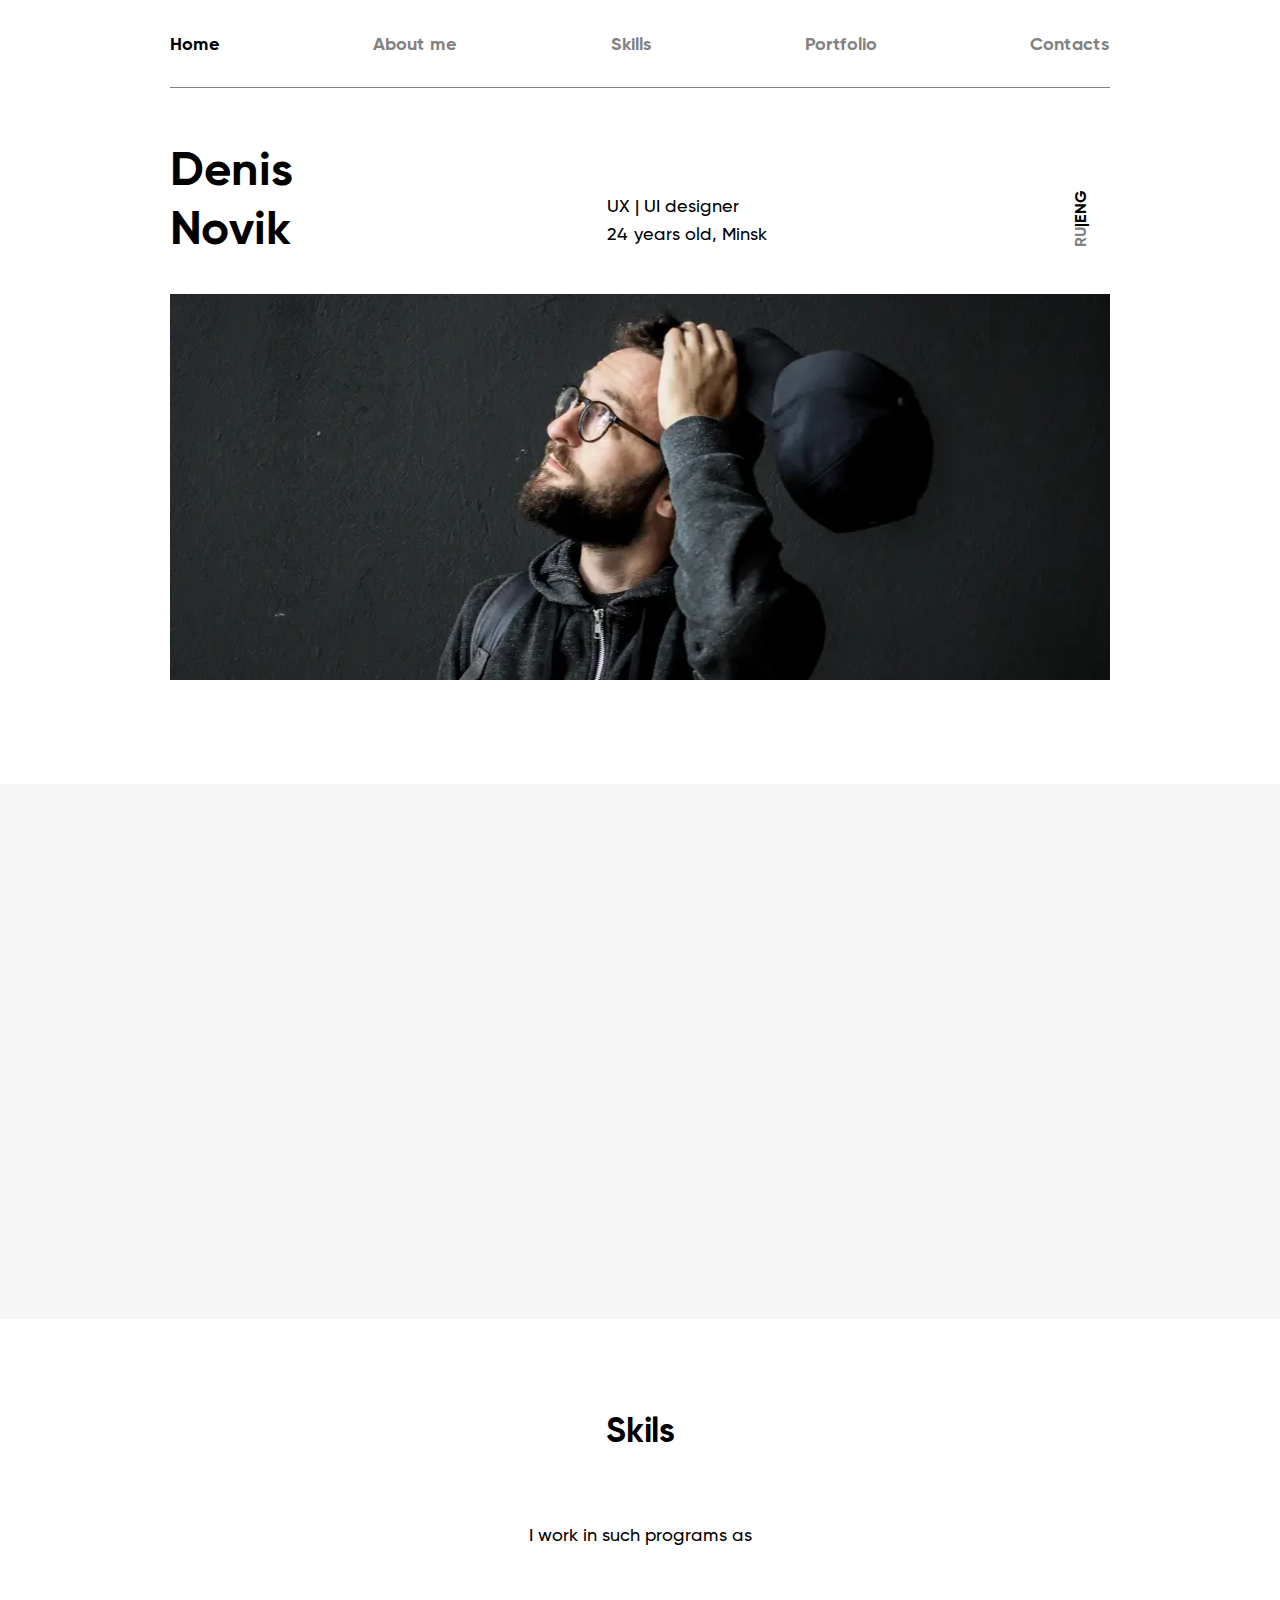
<file: com.html>
<!DOCTYPE html>
<html lang="en">

<head>
	<meta charset="UTF-8">
	<meta http-equiv="X-UA-Compatible" content="IE=edge">
	<meta name="viewport" content="width=device-width,initial-scale=1">
	<link rel="stylesheet" href="css/style.min.css?_v=20220621043401">
	<link rel="icon" href="favicon.ico">
	<title>Denis Novik</title>
</head>

<body data-scroll-points="section">
	<div class="wrapper">
		<header class="header">
			<div class="header__container">
				<nav class="header__menu menu">
					<ul class="menu__list burgrer__list">
						<li class="menu__item burgrer__item"><a data-goto=".hero" href="#" class="menu__link _active">Home</a></li>
						<li class="menu__item burgrer__item"><a data-goto=".about" href="#" class="menu__link">About me</a></li>
						<li class="menu__item burgrer__item"><a data-goto=".skills" href="#" class="menu__link">Skills</a></li>
						<li class="menu__item burgrer__item"><a data-goto=".portfolio" href="#" class="menu__link">Portfolio</a></li>
						<li class="menu__item burgrer__item"><a data-goto=".footer" href="#" class="menu__link">Contacts</a></li>
					</ul>
				</nav><button class="burgrer__icon" aria-label="open navigation"><span></span></button>
			</div>
		</header>
		<main>
			<section class="hero section">
				<div class="hero__container">
					<div class="hero__header anim-items">
						<h1 class="title hero__title">Denis<br>Novik</h1>
						<p class="hero__sub-title">UX | UI designer<br>24 years old, Minsk</p><a data-da=".menu,500,last" href="https://andrykondratiev.github.io/-Denis-Novik/ru" class="language-btn"><span class="language-btn__ru">RU</span>|<span class="language-btn__eng _active">ENG</span></a>
					</div>
					<div class="hero__wrapper-img anim-items">
						<picture rel="preload">
							<source media="(max-width: 450px)" srcset="img/hero__low.webp">
							<source media="(max-width: 450px)" srcset="img/hero__low.png">
							<source media="(min-width: 450px)" srcset="img/hero__high.webp">
							<source media="(min-width: 450px)" srcset="img/hero__low.png"><img class="hero__img" src="img/hero.png" alt="Denis Novik">
						</picture>
					</div>
				</div>
			</section>
			<section class="about evenSection section">
				<div class="about__container">
					<div class="content">
						<h2 class="title about__title anim-items">About me</h2>
						<p class="about__text anim-items">Hi, I'm Denis – UX/UI designer from Minsk. I'm interested in design and everything connected with it.</p>
						<p class="about__text anim-items">I'm studying at courses "Web and mobile design interfaces" in IT-Academy.</p>
						<p class="about__text anim-items">Ready to implement excellent projects with wonderful people.</p>
					</div>
				</div>
			</section>
			<section class="skills section">
				<div class="skills__container">
					<h2 class="title skills__title">Skils</h2>
					<p class="subtitle skills__subtitle">I work in such programs as</p>
					<ul class="skills__list">
						<li class="skill__item"><img src="img/icons.svg#Ps" class="svg-Ps-dims skill__item-icon anim-items" alt="Photo Shop">
							<h3 class="skill__item-title anim-items">Adobe Photoshop</h3>
							<div class="skill__item-rating anim-items"><svg width="20" height="20" viewBox="0 0 20 20" fill="none" class="skill__star _active">
									<use xlink:href="img/icons.svg#Star" />
								</svg> <svg width="20" height="20" viewBox="0 0 20 20" fill="none" class="skill__star _active">
									<use xlink:href="img/icons.svg#Star" />
								</svg> <svg width="20" height="20" viewBox="0 0 20 20" fill="none" class="skill__star _active">
									<use xlink:href="img/icons.svg#Star" />
								</svg> <svg width="20" height="20" viewBox="0 0 20 20" fill="none" class="skill__star _active">
									<use xlink:href="img/icons.svg#Star" />
								</svg> <svg width="20" height="20" viewBox="0 0 20 20" fill="#000" class="skill__star">
									<use xlink:href="img/icons.svg#Star" />
								</svg></div>
						</li>
						<li class="skill__item"><img src="img/icons.svg#AI" class="svg-AI-dims skill__item-icon anim-items" alt="Adobe Illustrator">
							<h3 class="skill__item-title anim-items">Adobe Illustrator</h3>
							<div class="skill__item-rating anim-items"><svg width="20" height="20" viewBox="0 0 20 20" fill="none" class="skill__star _active">
									<use xlink:href="img/icons.svg#Star" />
								</svg> <svg width="20" height="20" viewBox="0 0 20 20" fill="none" class="skill__star _active">
									<use xlink:href="img/icons.svg#Star" />
								</svg> <svg width="20" height="20" viewBox="0 0 20 20" fill="none" class="skill__star _active">
									<use xlink:href="img/icons.svg#Star" />
								</svg> <svg width="20" height="20" viewBox="0 0 20 20" fill="none" class="skill__star">
									<use xlink:href="img/icons.svg#Star" />
								</svg> <svg width="20" height="20" viewBox="0 0 20 20" fill="none" class="skill__star">
									<use xlink:href="img/icons.svg#Star" />
								</svg></div>
						</li>
						<li class="skill__item"><img src="img/icons.svg#Ae" class="svg-Ae-dims skill__item-icon anim-items" alt="Adobe After Effects">
							<h3 class="skill__item-title anim-items">Adobe After Effects</h3>
							<div class="skill__item-rating anim-items"><svg width="20" height="20" viewBox="0 0 20 20" fill="none" class="skill__star _active">
									<use xlink:href="img/icons.svg#Star" />
								</svg> <svg width="20" height="20" viewBox="0 0 20 20" fill="none" class="skill__star _active">
									<use xlink:href="img/icons.svg#Star" />
								</svg> <svg width="20" height="20" viewBox="0 0 20 20" fill="none" class="skill__star _active">
									<use xlink:href="img/icons.svg#Star" />
								</svg> <svg width="20" height="20" viewBox="0 0 20 20" fill="none" class="skill__star">
									<use xlink:href="img/icons.svg#Star" />
								</svg> <svg width="20" height="20" viewBox="0 0 20 20" fill="none" class="skill__star">
									<use xlink:href="img/icons.svg#Star" />
								</svg></div>
						</li>
						<li class="skill__item"><img src="img/icons.svg#Figma" class="skill__item-icon svg-Figma-dims anim-items" alt="Figma">
							<h3 class="skill__item-title anim-items">Figma</h3>
							<div class="skill__item-rating anim-items"><svg width="20" height="20" viewBox="0 0 20 20" fill="none" class="skill__star _active">
									<use xlink:href="img/icons.svg#Star" />
								</svg> <svg width="20" height="20" viewBox="0 0 20 20" fill="none" class="skill__star _active">
									<use xlink:href="img/icons.svg#Star" />
								</svg> <svg width="20" height="20" viewBox="0 0 20 20" fill="none" class="skill__star _active">
									<use xlink:href="img/icons.svg#Star" />
								</svg> <svg width="20" height="20" viewBox="0 0 20 20" fill="none" class="skill__star _active">
									<use xlink:href="img/icons.svg#Star" />
								</svg> <svg width="20" height="20" viewBox="0 0 20 20" fill="none" class="skill__star">
									<use xlink:href="img/icons.svg#Star" />
								</svg></div>
						</li>
					</ul>
				</div>
			</section>
			<section class="portfolio evenSection section">
				<div class="portfolio__container">
					<h2 class="portfolio__title title anim-items">Portfolio</h2>
					<ul class="portfolio__list">
						<li class="portfolio__item anim-items">
							<picture>
								<source srcset="img/portfolio1.webp" type="image/webp"><img src="img/portfolio1.png" alt="Online fashion store - Homepage" class="portfolio__item-demo">
							</picture><a href="#" class="portfolio__item-link">Online fashion store - Homepage</a>
						</li>
						<li class="portfolio__item anim-items">
							<picture>
								<source srcset="img/portfolio2.webp" type="image/webp"><img src="img/portfolio2.png" alt="Reebok Store - Concept" class="portfolio__item-demo">
							</picture><a href="#" class="portfolio__item-link">Reebok Store - Concept</a>
						</li>
						<li class="portfolio__item anim-items">
							<picture>
								<source srcset="img/portfolio3.webp" type="image/webp"><img src="img/portfolio3.png" alt="Braun Landing Page - Concept" class="portfolio__item-demo">
							</picture><a href="#" class="portfolio__item-link">Braun Landing Page - Concept</a>
						</li>
					</ul>
				</div>
			</section>
		</main>
		<footer class="footer section">
			<div class="footer__container">
				<div class="footer__content">
					<h2 class="title footer__title anim-items">Contacts</h2>
					<p class="footer__subtitle anim-items">Want to know more or just chat? You are welcome!</p><button class="masege footer__btn btn anim-items">Send message</button>
					<ul class="footer__social-list anim-items">
						<li class="footer__social-item"><a href="#" class="footer__social-link"><img src="img/icons.svg#Li" class="svg-Li-dims footer__item-icon" alt="LinkedIn"></a></li>
						<li class="footer__social-item"><a href="#" class="footer__social-link"><img src="img/icons.svg#In" class="svg-In-dims footer__item-icon" alt="Instagram"></a></li>
						<li class="footer__social-item"><a href="#" class="footer__social-link"><img src="img/icons.svg#Be" class="svg-Be-dims footer__item-icon" alt="Behance"></a></li>
						<li class="footer__social-item"><a href="#" class="footer__social-link"><img src="img/icons.svg#Dr" class="svg-Dr-dims footer__item-icon" alt="Dribbble"></a></li>
					</ul>
					<p class="footer__copyright anim-items">Like me on LinkedIn, Instagram, Behance, Dribble</p>
				</div>
			</div>
		</footer>
	</div>
	<script src="js/app.min.js?_v=20220621043401"></script>
</body>

</html>
</file>
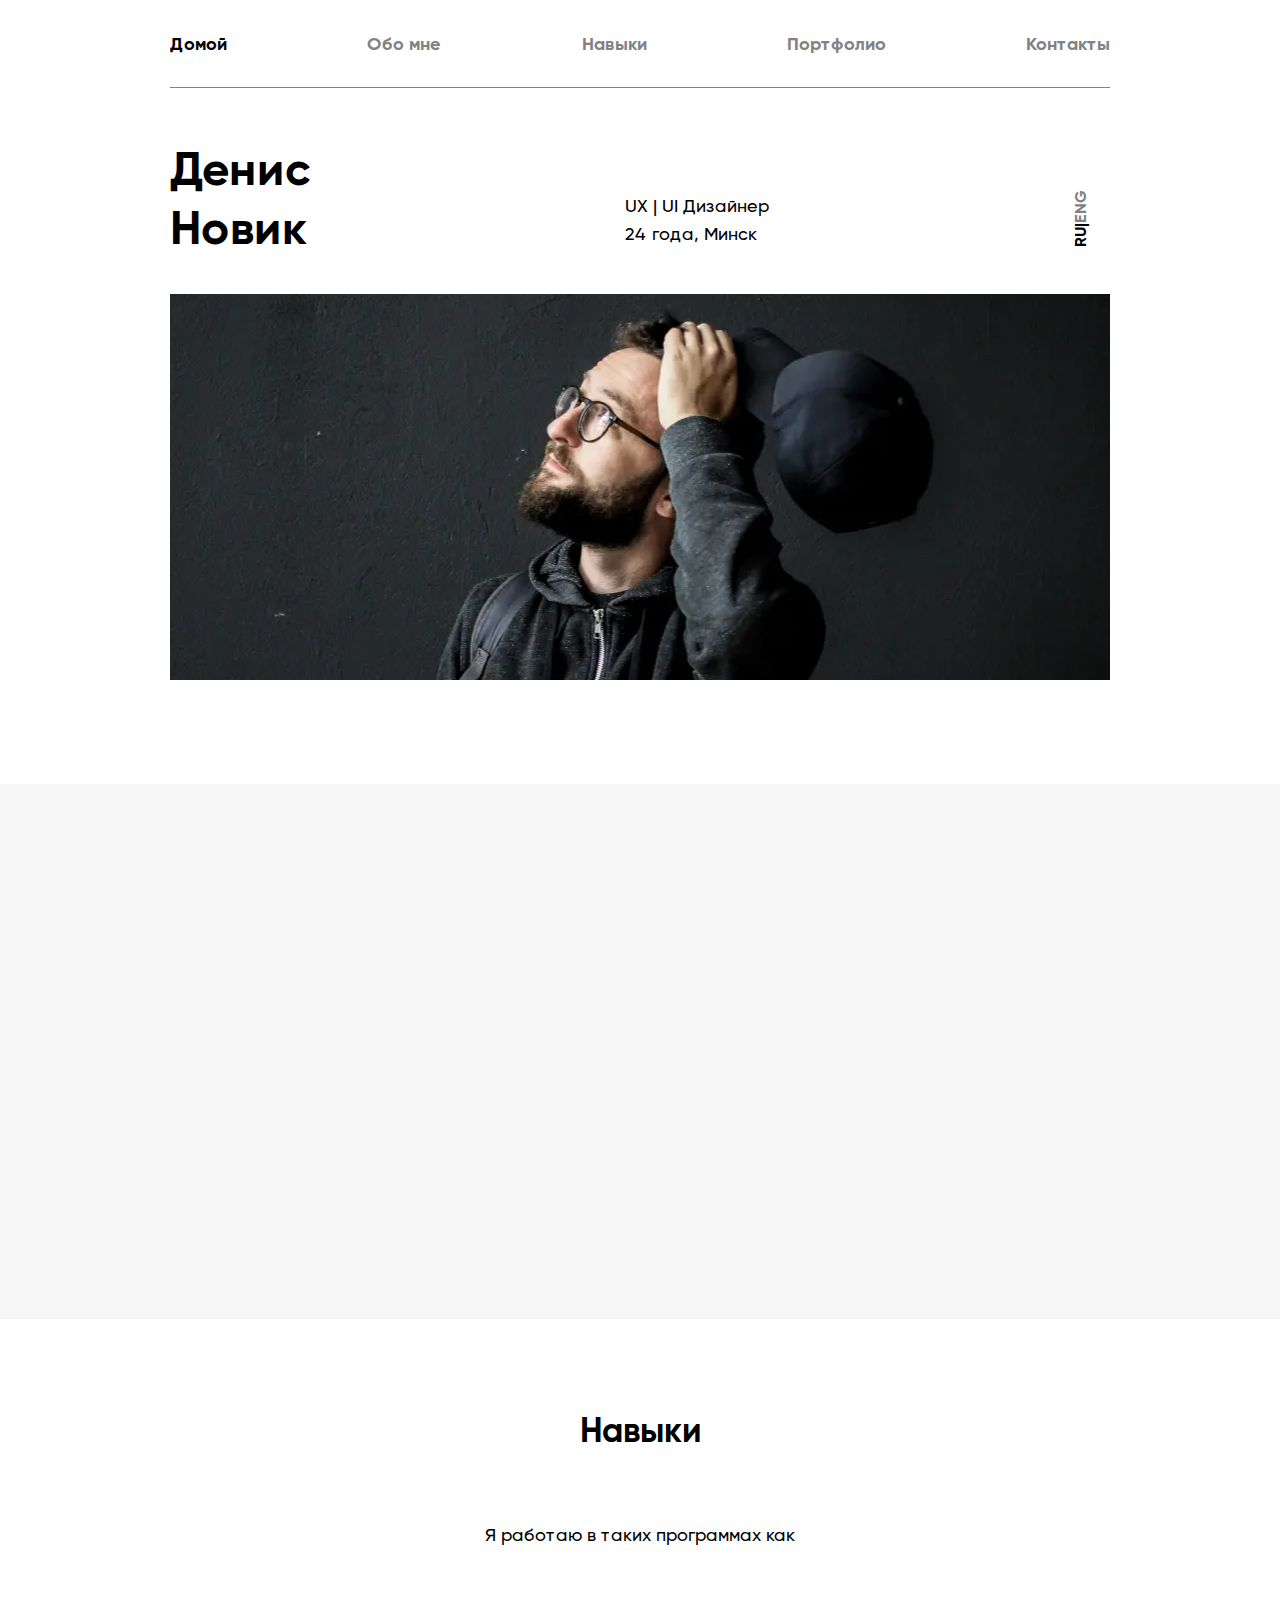
<file: ru.html>
<!DOCTYPE html>
<html lang="ru">

<head>
	<meta charset="UTF-8">
	<meta http-equiv="X-UA-Compatible" content="IE=edge">
	<meta name="viewport" content="width=device-width,initial-scale=1">
	<link rel="stylesheet" href="css/style.min.css?_v=20220621043401">
	<link rel="icon" href="favicon.ico">
	<title>Денис Новик</title>
</head>

<body data-scroll-points="section">
	<div class="wrapper">
		<header class="header">
			<div class="header__container">
				<nav class="header__menu menu">
					<ul class="menu__list burgrer__list">
						<li class="menu__item burgrer__item"><a data-goto=".hero" href="#" class="menu__link _active">Домой</a></li>
						<li class="menu__item burgrer__item"><a data-goto=".about" href="#" class="menu__link">Обо мне</a></li>
						<li class="menu__item burgrer__item"><a data-goto=".skills" href="#" class="menu__link">Навыки</a></li>
						<li class="menu__item burgrer__item"><a data-goto=".portfolio" href="#" class="menu__link">Портфолио</a></li>
						<li class="menu__item burgrer__item"><a data-goto=".footer" href="#" class="menu__link">Контакты</a></li>
					</ul>
				</nav><button class="burgrer__icon" aria-label="Открыть меню"><span></span></button>
			</div>
		</header>
		<main>
			<section class="hero section">
				<div class="hero__container">
					<div class="hero__header anim-items">
						<h1 class="title hero__title">Денис<br>Новик</h1>
						<p class="hero__sub-title">UX | UI Дизайнер<br>24 года, Минск</p><a data-da=".menu,500,last" href="https://andrykondratiev.github.io/-Denis-Novik/com" class="language-btn"><span class="language-btn__ru _active">RU</span>|<span class="language-btn__eng">ENG</span></a>
					</div>
					<div class="hero__wrapper-img anim-items">
						<picture rel="preload">
							<source media="(max-width: 450px)" srcset="img/hero__low.webp">
							<source media="(max-width: 450px)" srcset="img/hero__low.png">
							<source media="(min-width: 450px)" srcset="img/hero__high.webp">
							<source media="(min-width: 450px)" srcset="img/hero__low.png"><img class="hero__img" src="img/hero.png" alt="Денис Новик">
						</picture>
					</div>
				</div>
			</section>
			<section class="about evenSection section">
				<div class="about__container">
					<div class="content">
						<h2 class="title about__title anim-items">Обо мне</h2>
						<p class="about__text anim-items">Привет, я Денис – UX/UI дизайнер из Минска.Я интересуюсь дизайном и всем что с ним связанно.</p>
						<p class="about__text anim-items">Я учусь на курсах "Веб и мобильный дизайнер интерфейсов" в IT-Академии.</p>
						<p class="about__text anim-items">Готов реализовать превосходные проекты с замечательными людьми.</p>
					</div>
				</div>
			</section>
			<section class="skills section">
				<div class="skills__container">
					<h2 class="title skills__title">Навыки</h2>
					<p class="subtitle skills__subtitle">Я работаю в таких программах как</p>
					<ul class="skills__list">
						<li class="skill__item"><img src="img/icons.svg#Ps" class="svg-Ps-dims skill__item-icon anim-items" alt="Photo Shop">
							<h3 class="skill__item-title anim-items">Adobe Photoshop</h3>
							<div class="skill__item-rating anim-items"><svg width="20" height="20" viewBox="0 0 20 20" fill="none" class="skill__star _active">
									<use xlink:href="img/icons.svg#Star" />
								</svg> <svg width="20" height="20" viewBox="0 0 20 20" fill="none" class="skill__star _active">
									<use xlink:href="img/icons.svg#Star" />
								</svg> <svg width="20" height="20" viewBox="0 0 20 20" fill="none" class="skill__star _active">
									<use xlink:href="img/icons.svg#Star" />
								</svg> <svg width="20" height="20" viewBox="0 0 20 20" fill="none" class="skill__star _active">
									<use xlink:href="img/icons.svg#Star" />
								</svg> <svg width="20" height="20" viewBox="0 0 20 20" fill="#000" class="skill__star">
									<use xlink:href="img/icons.svg#Star" />
								</svg></div>
						</li>
						<li class="skill__item"><img src="img/icons.svg#AI" class="svg-AI-dims skill__item-icon anim-items" alt="Adobe Illustrator">
							<h3 class="skill__item-title anim-items">Adobe Illustrator</h3>
							<div class="skill__item-rating anim-items"><svg width="20" height="20" viewBox="0 0 20 20" fill="none" class="skill__star _active">
									<use xlink:href="img/icons.svg#Star" />
								</svg> <svg width="20" height="20" viewBox="0 0 20 20" fill="none" class="skill__star _active">
									<use xlink:href="img/icons.svg#Star" />
								</svg> <svg width="20" height="20" viewBox="0 0 20 20" fill="none" class="skill__star _active">
									<use xlink:href="img/icons.svg#Star" />
								</svg> <svg width="20" height="20" viewBox="0 0 20 20" fill="none" class="skill__star">
									<use xlink:href="img/icons.svg#Star" />
								</svg> <svg width="20" height="20" viewBox="0 0 20 20" fill="none" class="skill__star">
									<use xlink:href="img/icons.svg#Star" />
								</svg></div>
						</li>
						<li class="skill__item"><img src="img/icons.svg#Ae" class="svg-Ae-dims skill__item-icon anim-items" alt="Adobe After Effects">
							<h3 class="skill__item-title anim-items">Adobe After Effects</h3>
							<div class="skill__item-rating anim-items"><svg width="20" height="20" viewBox="0 0 20 20" fill="none" class="skill__star _active">
									<use xlink:href="img/icons.svg#Star" />
								</svg> <svg width="20" height="20" viewBox="0 0 20 20" fill="none" class="skill__star _active">
									<use xlink:href="img/icons.svg#Star" />
								</svg> <svg width="20" height="20" viewBox="0 0 20 20" fill="none" class="skill__star _active">
									<use xlink:href="img/icons.svg#Star" />
								</svg> <svg width="20" height="20" viewBox="0 0 20 20" fill="none" class="skill__star">
									<use xlink:href="img/icons.svg#Star" />
								</svg> <svg width="20" height="20" viewBox="0 0 20 20" fill="none" class="skill__star">
									<use xlink:href="img/icons.svg#Star" />
								</svg></div>
						</li>
						<li class="skill__item"><img src="img/icons.svg#Figma" class="skill__item-icon svg-Figma-dims anim-items" alt="Figma">
							<h3 class="skill__item-title anim-items">Figma</h3>
							<div class="skill__item-rating anim-items"><svg width="20" height="20" viewBox="0 0 20 20" fill="none" class="skill__star _active">
									<use xlink:href="img/icons.svg#Star" />
								</svg> <svg width="20" height="20" viewBox="0 0 20 20" fill="none" class="skill__star _active">
									<use xlink:href="img/icons.svg#Star" />
								</svg> <svg width="20" height="20" viewBox="0 0 20 20" fill="none" class="skill__star _active">
									<use xlink:href="img/icons.svg#Star" />
								</svg> <svg width="20" height="20" viewBox="0 0 20 20" fill="none" class="skill__star _active">
									<use xlink:href="img/icons.svg#Star" />
								</svg> <svg width="20" height="20" viewBox="0 0 20 20" fill="none" class="skill__star">
									<use xlink:href="img/icons.svg#Star" />
								</svg></div>
						</li>
					</ul>
				</div>
			</section>
			<section class="portfolio evenSection section">
				<div class="portfolio__container">
					<h2 class="portfolio__title title anim-items">Портфолио</h2>
					<ul class="portfolio__list">
						<li class="portfolio__item anim-items">
							<picture>
								<source srcset="img/portfolio1.webp" type="image/webp"><img src="img/portfolio1.png" alt="Интернет-магазин модной одежды - Домашняя страница" class="portfolio__item-demo">
							</picture><a href="#" class="portfolio__item-link">Интернет-магазин модной одежды - Домашняя страница</a>
						</li>
						<li class="portfolio__item anim-items">
							<picture>
								<source srcset="img/portfolio2.webp" type="image/webp"><img src="img/portfolio2.png" alt="Магазин Reebok - Концепция" class="portfolio__item-demo">
							</picture><a href="#" class="portfolio__item-link">Магазин Reebok - Концепция</a>
						</li>
						<li class="portfolio__item anim-items">
							<picture>
								<source srcset="img/portfolio3.webp" type="image/webp"><img src="img/portfolio3.png" alt="Целевая страница Braun - Концепция" class="portfolio__item-demo">
							</picture><a href="#" class="portfolio__item-link">Целевая страница Braun - Концепция</a>
						</li>
					</ul>
				</div>
			</section>
		</main>
		<footer class="footer section">
			<div class="footer__container">
				<div class="footer__content">
					<h2 class="title footer__title anim-items">Контакты</h2>
					<p class="footer__subtitle anim-items">Хотите узнать больше или просто поболтать? Добро пожаловать!</p><button class="masege footer__btn btn anim-items">Отправить сообщение</button>
					<ul class="footer__social-list anim-items">
						<li class="footer__social-item"><a href="#" class="footer__social-link"><img src="img/icons.svg#Li" class="svg-Li-dims footer__item-icon" alt="LinkedIn"></a></li>
						<li class="footer__social-item"><a href="#" class="footer__social-link"><img src="img/icons.svg#In" class="svg-In-dims footer__item-icon" alt="Instagram"></a></li>
						<li class="footer__social-item"><a href="#" class="footer__social-link"><img src="img/icons.svg#Be" class="svg-Be-dims footer__item-icon" alt="Behance"></a></li>
						<li class="footer__social-item"><a href="#" class="footer__social-link"><img src="img/icons.svg#Dr" class="svg-Dr-dims footer__item-icon" alt="Dribbble"></a></li>
					</ul>
					<p class="footer__copyright anim-items">Я на LinkedIn, Instagram, Behance, Dribble</p>
				</div>
			</div>
		</footer>
	</div>
	<script src="js/app.min.js?_v=20220621043401"></script>
</body>

</html>
</file>
<file: css/style.min.css>
@charset "UTF-8";@font-face{font-family:gilroy;font-display:swap;src:url(../fonts/gilroy-bold.woff2) format("woff2"),url(../fonts/gilroy-bold.woff) format("woff");font-weight:700;font-style:bold}@font-face{font-family:gilroy;font-display:swap;src:url(../fonts/gilroy-medium.woff2) format("woff2"),url(../fonts/gilroy-medium.woff) format("woff");font-weight:500;font-style:normal}*{padding:0;margin:0;border:0}*,:after,:before{-webkit-box-sizing:border-box;box-sizing:border-box}:active,:focus{outline:0}a:active,a:focus{outline:0}aside,footer,header,nav{display:block}body,html{height:100%;width:100%;font-size:100%;line-height:1;font-size:14px;-ms-text-size-adjust:100%;-moz-text-size-adjust:100%;-webkit-text-size-adjust:100%}button,input,textarea{font-family:inherit}input::-ms-clear{display:none}button{cursor:pointer}button::-moz-focus-inner{padding:0;border:0}a,a:visited{text-decoration:none}a:hover{text-decoration:none}ul li{list-style:none}img{vertical-align:top}h1,h2,h3,h4,h5,h6{font-size:inherit;font-weight:400}body{color:#000;font-family:gilroy;font-style:normal;font-weight:400;font-size:18px;line-height:28px}body.lock{overflow:hidden}.wrapper{display:-webkit-box;display:-ms-flexbox;display:flex;-webkit-box-orient:vertical;-webkit-box-direction:normal;-ms-flex-direction:column;flex-direction:column;overflow:hidden;min-height:100%;min-width:0}.wrapper main{-ms-flex-negative:0;flex-shrink:0}body._lock{overflow:hidden}[class*=__container]{max-width:940px;margin:0 auto}@-webkit-keyframes headerInit{0%{-webkit-transform:translateY(-100%);transform:translateY(-100%);opacity:0}100%{-webkit-transform:translateY(0);transform:translateY(0);opacity:1}}@keyframes headerInit{0%{-webkit-transform:translateY(-100%);transform:translateY(-100%);opacity:0}100%{-webkit-transform:translateY(0);transform:translateY(0);opacity:1}}.header{z-index:100;-webkit-animation:headerInit alternate .4s linear 1;animation:headerInit alternate .4s linear 1}.header .menu__list{display:-webkit-box;display:-ms-flexbox;display:flex}.header .menu__item .menu__link._active{color:#000}.header .menu__link{color:#828282;font-weight:700;font-size:34px;line-height:42px;-webkit-transition:color .8s ease-out,outline .8s ease-out;-o-transition:color .8s ease-out,outline .8s ease-out;transition:color .8s ease-out,outline .8s ease-out}.header__container .burgrer__icon{z-index:100;position:absolute;top:68px;right:30px;display:block;width:33px;height:19px;-webkit-box-sizing:content-box;box-sizing:content-box;border:5px solid transparent;font:inherit;color:inherit;cursor:pointer;background-color:transparent}.header__container .burgrer__icon span,.header__container .burgrer__icon::after,.header__container .burgrer__icon::before{content:"";position:absolute;left:0;width:33px;height:4px;background-color:#000;-webkit-transform-origin:center center;-ms-transform-origin:center center;transform-origin:center center;-webkit-transition:opacity .2s cubic-bezier(.32,0,.67,0) 0s,background-color .2s cubic-bezier(.5,1,.89,1) 0s,-webkit-transform .2s cubic-bezier(.5,1,.89,1) 0s;transition:opacity .2s cubic-bezier(.32,0,.67,0) 0s,background-color .2s cubic-bezier(.5,1,.89,1) 0s,-webkit-transform .2s cubic-bezier(.5,1,.89,1) 0s;-o-transition:transform .2s cubic-bezier(.5,1,.89,1) 0s,opacity .2s cubic-bezier(.32,0,.67,0) 0s,background-color .2s cubic-bezier(.5,1,.89,1) 0s;transition:transform .2s cubic-bezier(.5,1,.89,1) 0s,opacity .2s cubic-bezier(.32,0,.67,0) 0s,background-color .2s cubic-bezier(.5,1,.89,1) 0s;transition:transform .2s cubic-bezier(.5,1,.89,1) 0s,opacity .2s cubic-bezier(.32,0,.67,0) 0s,background-color .2s cubic-bezier(.5,1,.89,1) 0s,-webkit-transform .2s cubic-bezier(.5,1,.89,1) 0s}.header__container .burgrer__icon::after{top:0}.header__container .burgrer__icon::before{bottom:0}.header__container .burgrer__icon span{top:50%;-webkit-transform:scaleX(1) translateY(-50%);-ms-transform:scaleX(1) translateY(-50%);transform:scaleX(1) translateY(-50%)}.header__container .burgrer__icon._active span,.header__container .burgrer__icon._active::after,.header__container .burgrer__icon._active::before{background-color:#828282}.header__container .burgrer__icon._active span{-webkit-transform:scaleX(0);-ms-transform:scaleX(0);transform:scaleX(0);opacity:0}.header__container .burgrer__icon._active::after{-webkit-transform:rotate(-45deg) translate(-16%,165%);-ms-transform:rotate(-45deg) translate(-16%,165%);transform:rotate(-45deg) translate(-16%,165%)}.header__container .burgrer__icon._active::before{-webkit-transform:rotate(45deg) translate(-10%,-124%);-ms-transform:rotate(45deg) translate(-10%,-124%);transform:rotate(45deg) translate(-10%,-124%)}.footer__container{padding-top:82px;padding-bottom:90px;text-align:center}.footer__title{-webkit-transform:translateY(100%);-ms-transform:translateY(100%);transform:translateY(100%);opacity:0;-webkit-transition:opacity .8s ease-in-out 0s,-webkit-transform .8s ease-in-out 0s;transition:opacity .8s ease-in-out 0s,-webkit-transform .8s ease-in-out 0s;-o-transition:transform .8s ease-in-out 0s,opacity .8s ease-in-out 0s;transition:transform .8s ease-in-out 0s,opacity .8s ease-in-out 0s;transition:transform .8s ease-in-out 0s,opacity .8s ease-in-out 0s,-webkit-transform .8s ease-in-out 0s}.footer__title._animActive{-webkit-transform:translateY(0);-ms-transform:translateY(0);transform:translateY(0);opacity:1}.footer__subtitle{margin-top:27px;margin-right:auto;margin-bottom:39px;margin-left:auto;max-width:275px;-webkit-transform:translateY(100%);-ms-transform:translateY(100%);transform:translateY(100%);opacity:0;-webkit-transition:opacity .8s ease-in-out 0s,-webkit-transform .8s ease-in-out 0s;transition:opacity .8s ease-in-out 0s,-webkit-transform .8s ease-in-out 0s;-o-transition:transform .8s ease-in-out 0s,opacity .8s ease-in-out 0s;transition:transform .8s ease-in-out 0s,opacity .8s ease-in-out 0s;transition:transform .8s ease-in-out 0s,opacity .8s ease-in-out 0s,-webkit-transform .8s ease-in-out 0s}.footer__subtitle._animActive{-webkit-transform:translateY(0);-ms-transform:translateY(0);transform:translateY(0);opacity:1}.footer__btn{padding:13px 28px;background:#000;color:#fff;font-size:18px;line-height:22px;border-radius:20px;-webkit-transform:translateY(100%);-ms-transform:translateY(100%);transform:translateY(100%);opacity:0;-webkit-transition:opacity .3s ease-in-out 0s,-webkit-transform .8s ease-in-out 0s;transition:opacity .3s ease-in-out 0s,-webkit-transform .8s ease-in-out 0s;-o-transition:transform .8s ease-in-out 0s,opacity .3s ease-in-out 0s;transition:transform .8s ease-in-out 0s,opacity .3s ease-in-out 0s;transition:transform .8s ease-in-out 0s,opacity .3s ease-in-out 0s,-webkit-transform .8s ease-in-out 0s}.footer__btn._animActive{-webkit-transform:translateY(0);-ms-transform:translateY(0);transform:translateY(0);opacity:1}.footer__btn:hover{opacity:.8}.footer__social-list{margin-top:48px;margin-right:auto;margin-left:auto;max-width:350px;display:-webkit-box;display:-ms-flexbox;display:flex;-webkit-box-pack:justify;-ms-flex-pack:justify;justify-content:space-between;-webkit-transform:translateY(100%);-ms-transform:translateY(100%);transform:translateY(100%);opacity:0;-webkit-transition:opacity .8s ease-in-out 0s,-webkit-transform .8s ease-in-out 0s;transition:opacity .8s ease-in-out 0s,-webkit-transform .8s ease-in-out 0s;-o-transition:transform .8s ease-in-out 0s,opacity .8s ease-in-out 0s;transition:transform .8s ease-in-out 0s,opacity .8s ease-in-out 0s;transition:transform .8s ease-in-out 0s,opacity .8s ease-in-out 0s,-webkit-transform .8s ease-in-out 0s}.footer__social-list._animActive{-webkit-transform:translateY(0);-ms-transform:translateY(0);transform:translateY(0);opacity:1}.footer__item-icon{width:40px;height:40px;cursor:pointer}.footer__item-icon:hover{border-radius:5px;-webkit-box-shadow:0 0 0 2px #000;box-shadow:0 0 0 2px #000}.footer__copyright{margin-top:48px;margin-right:auto;margin-left:auto;text-align:center;max-width:190px;font-size:14px;line-height:17px;color:#828282;-webkit-transform:translateY(100%);-ms-transform:translateY(100%);transform:translateY(100%);opacity:0;-webkit-transition:opacity .8s ease-in-out 0s,-webkit-transform .8s ease-in-out 0s;transition:opacity .8s ease-in-out 0s,-webkit-transform .8s ease-in-out 0s;-o-transition:transform .8s ease-in-out 0s,opacity .8s ease-in-out 0s;transition:transform .8s ease-in-out 0s,opacity .8s ease-in-out 0s;transition:transform .8s ease-in-out 0s,opacity .8s ease-in-out 0s,-webkit-transform .8s ease-in-out 0s}.footer__copyright._animActive{-webkit-transform:translateY(0);-ms-transform:translateY(0);transform:translateY(0);opacity:1}html{scroll-behavior:smooth;overflow-anchor:none}a{text-decoration:none;color:inherit}.title{font-family:gilroy;font-weight:700;font-size:34px;line-height:42px}.language-btn{color:#000;font-weight:700;font-size:16px;line-height:20px}.language-btn span{color:#828282}.language-btn span._active{color:#000}.language-btn:hover span{color:#000}.language-btn:hover span._active{color:#828282}.language-btn:focus span{color:#000;outline:2px solid #000}.language-btn:focus span._active{outline:0;color:#828282}.evenSection{background:#f6f6f6}.hero__container{padding-bottom:83px}.hero__header{margin-top:65px;margin-bottom:36px;display:-webkit-box;display:-ms-flexbox;display:flex;-webkit-box-pack:justify;-ms-flex-pack:justify;justify-content:space-between;-webkit-box-align:end;-ms-flex-align:end;align-items:flex-end;-webkit-transform:translateY(120%);-ms-transform:translateY(120%);transform:translateY(120%);opacity:0;-webkit-transition:opacity .8s ease-in-out 0s,-webkit-transform .8s ease-in-out 0s;transition:opacity .8s ease-in-out 0s,-webkit-transform .8s ease-in-out 0s;-o-transition:transform .8s ease-in-out 0s,opacity .8s ease-in-out 0s;transition:transform .8s ease-in-out 0s,opacity .8s ease-in-out 0s;transition:transform .8s ease-in-out 0s,opacity .8s ease-in-out 0s,-webkit-transform .8s ease-in-out 0s}.hero__header._animActive{-webkit-transform:translateY(0);-ms-transform:translateY(0);transform:translateY(0);opacity:1}.hero__header .language-btn{-webkit-transform:rotate(-90deg) translateX(35%);-ms-transform:rotate(-90deg) translateX(35%);transform:rotate(-90deg) translateX(35%)}.hero__title{margin-bottom:-9px;margin-right:30px;font-size:47.3392px;line-height:59px}.hero__sub-title{white-space:nowrap}.hero__wrapper-img{z-index:1;position:relative;height:478px;max-width:100%;overflow:hidden;-webkit-transform:translateY(10%);-ms-transform:translateY(10%);transform:translateY(10%);opacity:0;-webkit-transition:opacity .8s ease-in-out .1s,-webkit-transform .8s ease-in-out .1s;transition:opacity .8s ease-in-out .1s,-webkit-transform .8s ease-in-out .1s;-o-transition:transform .8s ease-in-out .1s,opacity .8s ease-in-out .1s;transition:transform .8s ease-in-out .1s,opacity .8s ease-in-out .1s;transition:transform .8s ease-in-out .1s,opacity .8s ease-in-out .1s,-webkit-transform .8s ease-in-out .1s}.hero__wrapper-img._animActive{-webkit-transform:translateY(0);-ms-transform:translateY(0);transform:translateY(0);opacity:1}.hero__img{position:absolute;left:50%;top:50%;-webkit-transform:translate(-50%,-50%);-ms-transform:translate(-50%,-50%);transform:translate(-50%,-50%);-o-object-fit:cover;object-fit:cover}.about{padding-top:120px;padding-bottom:107px}.about__container{text-align:center}.about__container .content{margin-left:auto;margin-right:auto;max-width:485px}.about__title{margin-bottom:18px;-webkit-transform:translateY(100%);-ms-transform:translateY(100%);transform:translateY(100%);opacity:0;-webkit-transition:opacity .8s ease-in-out 0s,-webkit-transform .8s ease-in-out 0s;transition:opacity .8s ease-in-out 0s,-webkit-transform .8s ease-in-out 0s;-o-transition:transform .8s ease-in-out 0s,opacity .8s ease-in-out 0s;transition:transform .8s ease-in-out 0s,opacity .8s ease-in-out 0s;transition:transform .8s ease-in-out 0s,opacity .8s ease-in-out 0s,-webkit-transform .8s ease-in-out 0s}.about__title._animActive{-webkit-transform:translateY(0);-ms-transform:translateY(0);transform:translateY(0);opacity:1}.about__text{display:block;-webkit-transform:translateY(100%);-ms-transform:translateY(100%);transform:translateY(100%);opacity:0;-webkit-transition:opacity .8s ease-in-out 0s,-webkit-transform .8s ease-in-out 0s;transition:opacity .8s ease-in-out 0s,-webkit-transform .8s ease-in-out 0s;-o-transition:transform .8s ease-in-out 0s,opacity .8s ease-in-out 0s;transition:transform .8s ease-in-out 0s,opacity .8s ease-in-out 0s;transition:transform .8s ease-in-out 0s,opacity .8s ease-in-out 0s,-webkit-transform .8s ease-in-out 0s}.about__text._animActive{-webkit-transform:translateY(0);-ms-transform:translateY(0);transform:translateY(0);opacity:1}.about__text:not(:last-child){margin-bottom:40px}.skills__container{padding-top:83px;padding-bottom:98px;text-align:center}.skills__subtitle{margin-top:50px;margin-bottom:79px}.skills__list{display:-webkit-box;display:-ms-flexbox;display:flex;-webkit-box-pack:justify;-ms-flex-pack:justify;justify-content:space-between;-webkit-box-align:stretch;-ms-flex-align:stretch;align-items:stretch}.skill__item{display:-webkit-box;display:-ms-flexbox;display:flex;-webkit-box-flex:1;-ms-flex:1 1 100px;flex:1 1 100px;-webkit-box-align:center;-ms-flex-align:center;align-items:center;-webkit-box-orient:vertical;-webkit-box-direction:normal;-ms-flex-direction:column;flex-direction:column;-webkit-box-pack:justify;-ms-flex-pack:justify;justify-content:space-between}.skill__item-icon{display:inline-block;-webkit-transform:rotate(-360deg) scale(.1);-ms-transform:rotate(-360deg) scale(.1);transform:rotate(-360deg) scale(.1);opacity:0;-webkit-transition:opacity .8s ease-in-out 0s,-webkit-transform .5s ease-in-out 0s;transition:opacity .8s ease-in-out 0s,-webkit-transform .5s ease-in-out 0s;-o-transition:transform .5s ease-in-out 0s,opacity .8s ease-in-out 0s;transition:transform .5s ease-in-out 0s,opacity .8s ease-in-out 0s;transition:transform .5s ease-in-out 0s,opacity .8s ease-in-out 0s,-webkit-transform .5s ease-in-out 0s}.skill__item-icon._animActive{-webkit-transform:rotate(0) scale(1);-ms-transform:rotate(0) scale(1);transform:rotate(0) scale(1);opacity:1}.skill__item-title{margin-top:24px;margin-bottom:41px;max-width:100px;margin-left:auto;margin-right:auto;font-size:14px;line-height:17px;color:#828282;-webkit-transform:translateY(100%);-ms-transform:translateY(100%);transform:translateY(100%);opacity:0;-webkit-transition:opacity .8s ease-in-out 0s,-webkit-transform .8s ease-in-out 0s;transition:opacity .8s ease-in-out 0s,-webkit-transform .8s ease-in-out 0s;-o-transition:transform .8s ease-in-out 0s,opacity .8s ease-in-out 0s;transition:transform .8s ease-in-out 0s,opacity .8s ease-in-out 0s;transition:transform .8s ease-in-out 0s,opacity .8s ease-in-out 0s,-webkit-transform .8s ease-in-out 0s}.skill__item-title._animActive{-webkit-transform:translateY(0);-ms-transform:translateY(0);transform:translateY(0);opacity:1}.skill__item-rating{width:100%;display:-webkit-box;display:-ms-flexbox;display:flex;-webkit-box-pack:justify;-ms-flex-pack:justify;justify-content:space-between;-webkit-transform:translateY(100%);-ms-transform:translateY(100%);transform:translateY(100%);opacity:0;-webkit-transition:opacity .8s ease-in-out 0s,-webkit-transform .8s ease-in-out 0s;transition:opacity .8s ease-in-out 0s,-webkit-transform .8s ease-in-out 0s;-o-transition:transform .8s ease-in-out 0s,opacity .8s ease-in-out 0s;transition:transform .8s ease-in-out 0s,opacity .8s ease-in-out 0s;transition:transform .8s ease-in-out 0s,opacity .8s ease-in-out 0s,-webkit-transform .8s ease-in-out 0s}.skill__item-rating._animActive{-webkit-transform:translateY(0);-ms-transform:translateY(0);transform:translateY(0);opacity:1}.skill__star{fill:#e5e5e5}.skill__star._active{fill:#000}.portfolio__container{padding-top:83px;padding-bottom:80px;text-align:center}.portfolio__title{margin-bottom:47px;-webkit-transform:translateY(100%);-ms-transform:translateY(100%);transform:translateY(100%);opacity:0;-webkit-transition:opacity .8s ease-in-out 0s,-webkit-transform .8s ease-in-out 0s;transition:opacity .8s ease-in-out 0s,-webkit-transform .8s ease-in-out 0s;-o-transition:transform .8s ease-in-out 0s,opacity .8s ease-in-out 0s;transition:transform .8s ease-in-out 0s,opacity .8s ease-in-out 0s;transition:transform .8s ease-in-out 0s,opacity .8s ease-in-out 0s,-webkit-transform .8s ease-in-out 0s}.portfolio__title._animActive{-webkit-transform:translateY(0);-ms-transform:translateY(0);transform:translateY(0);opacity:1}.portfolio__item:not(:last-child){margin-bottom:77px}.portfolio__item-link{margin-top:35px}.portfolio__item-link:hover{text-decoration:underline}.portfolio__list{display:-webkit-box;display:-ms-flexbox;display:flex;-webkit-box-orient:vertical;-webkit-box-direction:normal;-ms-flex-direction:column;flex-direction:column}.portfolio__item{max-width:1000px;display:-webkit-box;display:-ms-flexbox;display:flex;-webkit-box-orient:vertical;-webkit-box-direction:normal;-ms-flex-direction:column;flex-direction:column;-webkit-box-align:center;-ms-flex-align:center;align-items:center;-webkit-transform:translateY(30%);-ms-transform:translateY(30%);transform:translateY(30%);opacity:0;-webkit-transition:opacity .5s ease-in-out 0s,-webkit-transform .5s ease-in-out 0s;transition:opacity .5s ease-in-out 0s,-webkit-transform .5s ease-in-out 0s;-o-transition:transform .5s ease-in-out 0s,opacity .5s ease-in-out 0s;transition:transform .5s ease-in-out 0s,opacity .5s ease-in-out 0s;transition:transform .5s ease-in-out 0s,opacity .5s ease-in-out 0s,-webkit-transform .5s ease-in-out 0s}.portfolio__item._animActive{-webkit-transform:translateY(0);-ms-transform:translateY(0);transform:translateY(0);opacity:1}.portfolio__item-demo{width:100%}@media (min-width:500px){.header{position:fixed;width:100%;background:#fff}.header__container{height:88px}.header__menu{height:100%;border-bottom:1px solid #828282}.header__menu .menu__list{width:100%;height:100%;-webkit-box-pack:justify;-ms-flex-pack:justify;justify-content:space-between;-webkit-box-align:center;-ms-flex-align:center;align-items:center}.header__menu .menu__link{font-size:18px;line-height:22px}.header__menu .menu__link:hover{outline:2px solid #000}.header__container .burgrer__icon{display:none}.footer__container{padding-top:114px;padding-bottom:123px}.footer__social-list{margin-top:85px}.hero__container{padding-bottom:104px}.hero__header{margin-top:139px;margin-bottom:45px}.portfolio__container{padding-top:87px;padding-bottom:121px}.portfolio__title{margin-bottom:47px}.portfolio__item:not(:last-child){margin-bottom:99px}.portfolio__item-link{margin-top:44px}}@media (min-width:650px){.hero__wrapper-img{height:387px}.hero__img{top:50%}.skills__container{padding-top:91px;padding-bottom:135px}.skills__subtitle{margin-top:69px;margin-bottom:83px}.skill__item-title{margin-top:24px;margin-bottom:41px}.skill__item-icon{width:90px;height:90px}.skill__item:not(:last-child){margin-right:60px}}@media (max-width:650px){.skills__container{padding-top:91px;padding-bottom:135px}.skills__list{-webkit-box-orient:vertical;-webkit-box-direction:normal;-ms-flex-direction:column;flex-direction:column;-webkit-box-align:center;-ms-flex-align:center;align-items:center}.skill__item{max-width:200px}.skill__item:not(:last-child){margin-bottom:81px}}@media (max-width:500px){.header{height:0}.header .menu{position:relative;padding-top:66px;padding-left:26px;padding-right:26px}.header .menu__list{overflow:auto}.header .menu__item:not(:last-child){margin-bottom:68px}.header .language-btn{position:absolute;right:0;bottom:57px;font-size:34px;line-height:42px;-webkit-transform:rotate(90deg);-ms-transform:rotate(90deg);transform:rotate(90deg)}.header .menu{-webkit-transition:opacity .3s cubic-bezier(.5,1,.89,1),-webkit-transform .2s cubic-bezier(.5,1,.89,1);transition:opacity .3s cubic-bezier(.5,1,.89,1),-webkit-transform .2s cubic-bezier(.5,1,.89,1);-o-transition:transform .2s cubic-bezier(.5,1,.89,1),opacity .3s cubic-bezier(.5,1,.89,1);transition:transform .2s cubic-bezier(.5,1,.89,1),opacity .3s cubic-bezier(.5,1,.89,1);transition:transform .2s cubic-bezier(.5,1,.89,1),opacity .3s cubic-bezier(.5,1,.89,1),-webkit-transform .2s cubic-bezier(.5,1,.89,1);-webkit-transform:translateY(-100%);-ms-transform:translateY(-100%);transform:translateY(-100%);opacity:0}.header .menu._active{-webkit-transform:translateY(0);-ms-transform:translateY(0);transform:translateY(0);opacity:1}.header{position:fixed}.header__container{margin:0!important;height:88px;width:100vw!important;max-width:none!important;padding:0!important}.header__menu{height:100vh;width:100%;background-color:#fff}.header__menu .burgrer__list{margin-top:0;height:100%;-webkit-box-orient:vertical;-webkit-box-direction:normal;-ms-flex-direction:column;flex-direction:column;-webkit-box-align:start;-ms-flex-align:start;align-items:flex-start}.hero__header{-webkit-box-orient:vertical;-webkit-box-direction:normal;-ms-flex-direction:column;flex-direction:column;-webkit-box-align:start;-ms-flex-align:start;align-items:flex-start}.hero__sub-title{margin-top:23px}}@media (max-width:61.875em){[class*=__container]{max-width:970px}}@media (max-width:61.99875em){[class*=__container]{max-width:750px}}@media (max-width:47.99875em){[class*=__container]{max-width:100vw;padding-left:15px;padding-right:15px}}
</file>
